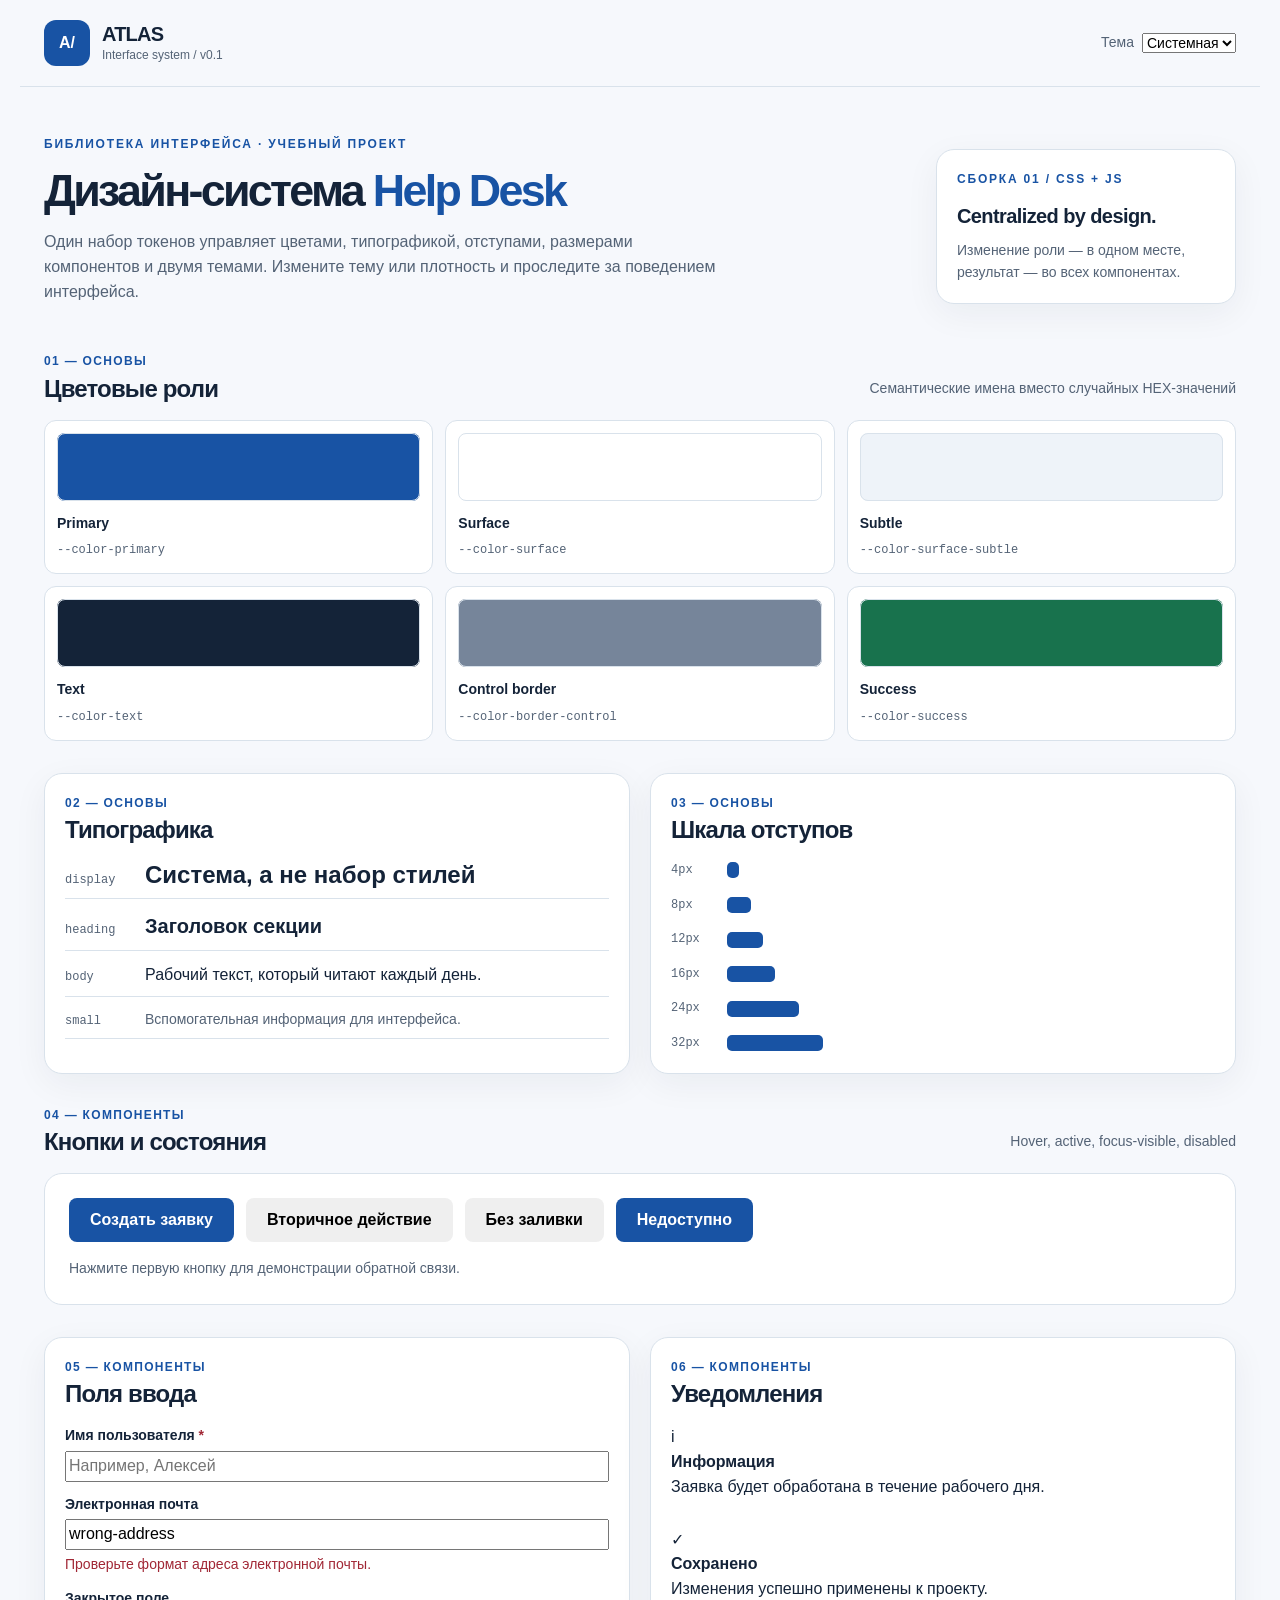
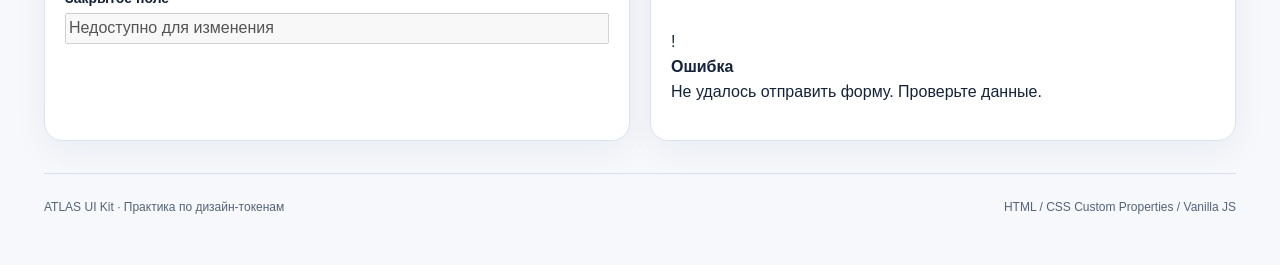
<file: index.html>
<!doctype html>
<html lang="ru">
<head>
  <meta charset="utf-8">
  <meta name="viewport" content="width=device-width, initial-scale=1">
  <meta name="color-scheme" content="light dark">
  <title>ATLAS UI Kit — дизайн-система Help Desk</title>
  <link rel="stylesheet" href="css/tokens.css">
  <link rel="stylesheet" href="css/components.css">
  <script src="js/theme.js" defer></script>
</head>
<body>
  <div class="app-shell">
    <header class="topbar">
      <a class="brand" href="#main" aria-label="ATLAS UI Kit — к содержимому">
        <span class="brand__mark" aria-hidden="true">A/</span>
        <span><strong>ATLAS</strong><small>Interface system / v0.1</small></span>
      </a>
      <div class="toolbar" aria-label="Настройки отображения">
        <div class="toolbar__field">
          <label for="theme-select">Тема</label>
          <select id="theme-select" class="select select--toolbar">
            <option value="auto">Системная</option>
            <option value="light">Светлая</option>
            <option value="dark">Тёмная</option>
          </select>
        </div>
        <!-- САМОСТОЯТЕЛЬНАЯ РАБОТА: добавьте здесь переключатель плотности -->
      </div>
    </header>

    <main id="main" class="main">
      <section class="hero" aria-labelledby="page-title">
        <div>
          <p class="eyebrow">Библиотека интерфейса · Учебный проект</p>
          <h1 id="page-title">Дизайн-система <span>Help Desk</span></h1>
          <p class="hero__lead">Один набор токенов управляет цветами, типографикой, отступами, размерами компонентов и двумя темами. Измените тему или плотность и проследите за поведением интерфейса.</p>
        </div>
        <div class="hero__aside">
          <p class="eyebrow">Сборка 01 / CSS + JS</p>
          <strong>Centralized by design.</strong>
          <span>Изменение роли — в одном месте, результат — во всех компонентах.</span>
        </div>
      </section>

      <section class="section" aria-labelledby="colors-title">
        <div class="section__heading"><div><p class="section__number">01 — ОСНОВЫ</p><h2 id="colors-title">Цветовые роли</h2></div><p>Семантические имена вместо случайных HEX-значений</p></div>
        <div class="swatches">
          <div class="swatch"><span class="swatch__color swatch__color--primary"></span><strong>Primary</strong><code>--color-primary</code></div>
          <div class="swatch"><span class="swatch__color swatch__color--surface"></span><strong>Surface</strong><code>--color-surface</code></div>
          <div class="swatch"><span class="swatch__color swatch__color--subtle"></span><strong>Subtle</strong><code>--color-surface-subtle</code></div>
          <div class="swatch"><span class="swatch__color swatch__color--text"></span><strong>Text</strong><code>--color-text</code></div>
          <div class="swatch"><span class="swatch__color swatch__color--border"></span><strong>Control border</strong><code>--color-border-control</code></div>
          <div class="swatch"><span class="swatch__color swatch__color--success"></span><strong>Success</strong><code>--color-success</code></div>
        </div>
      </section>

      <div class="section-grid">
        <section class="section section--card" aria-labelledby="type-title">
          <div class="section__heading"><div><p class="section__number">02 — ОСНОВЫ</p><h2 id="type-title">Типографика</h2></div></div>
          <div class="type-samples">
            <div class="type-row"><code>display</code><p class="type-display">Система, а не набор стилей</p></div>
            <div class="type-row"><code>heading</code><p class="type-heading">Заголовок секции</p></div>
            <div class="type-row"><code>body</code><p class="type-body">Рабочий текст, который читают каждый день.</p></div>
            <div class="type-row"><code>small</code><p class="type-small">Вспомогательная информация для интерфейса.</p></div>
          </div>
        </section>
        <section class="section section--card" aria-labelledby="space-title">
          <div class="section__heading"><div><p class="section__number">03 — ОСНОВЫ</p><h2 id="space-title">Шкала отступов</h2></div></div>
          <div class="space-samples">
            <div class="space-row"><code>4px</code><span style="--bar-width:var(--space-1)"></span></div>
            <div class="space-row"><code>8px</code><span style="--bar-width:var(--space-2)"></span></div>
            <div class="space-row"><code>12px</code><span style="--bar-width:var(--space-3)"></span></div>
            <div class="space-row"><code>16px</code><span style="--bar-width:var(--space-4)"></span></div>
            <div class="space-row"><code>24px</code><span style="--bar-width:var(--space-6)"></span></div>
            <div class="space-row"><code>32px</code><span style="--bar-width:var(--space-8)"></span></div>
          </div>
        </section>
      </div>

      <section class="section" aria-labelledby="buttons-title">
        <div class="section__heading"><div><p class="section__number">04 — КОМПОНЕНТЫ</p><h2 id="buttons-title">Кнопки и состояния</h2></div><p>Hover, active, focus-visible, disabled</p></div>
        <div class="demo-panel">
          <div class="button-list">
            <button class="button button--primary" id="demo-action" type="button">Создать заявку</button>
            <button class="button button--secondary" type="button">Вторичное действие</button>
            <button class="button button--ghost" type="button">Без заливки</button>
            <button class="button button--primary" type="button" disabled>Недоступно</button>
          </div>
          <p class="hint" id="demo-feedback" role="status" aria-live="polite">Нажмите первую кнопку для демонстрации обратной связи.</p>
        </div>
      </section>

      <div class="section-grid">
        <section class="section section--card" aria-labelledby="fields-title">
          <div class="section__heading"><div><p class="section__number">05 — КОМПОНЕНТЫ</p><h2 id="fields-title">Поля ввода</h2></div></div>
          <form class="form-stack" action="#" onsubmit="return false">
            <div class="field"><label for="name">Имя пользователя <span aria-hidden="true">*</span></label><input class="input" id="name" name="name" autocomplete="name" placeholder="Например, Алексей" required></div>
            <div class="field"><label for="email">Электронная почта</label><input class="input" id="email" name="email" type="email" value="wrong-address" aria-invalid="true" aria-describedby="email-error"><span class="field__error" id="email-error">Проверьте формат адреса электронной почты.</span></div>
            <div class="field"><label for="blocked">Закрытое поле</label><input class="input" id="blocked" value="Недоступно для изменения" disabled></div>
          </form>
        </section>
        <section class="section section--card" aria-labelledby="alerts-title">
          <div class="section__heading"><div><p class="section__number">06 — КОМПОНЕНТЫ</p><h2 id="alerts-title">Уведомления</h2></div></div>
          <div class="alert-stack">
            <div class="alert alert--info" role="status"><span class="alert__symbol" aria-hidden="true">i</span><div><strong>Информация</strong><p>Заявка будет обработана в течение рабочего дня.</p></div></div>
            <div class="alert alert--success" role="status"><span class="alert__symbol" aria-hidden="true">✓</span><div><strong>Сохранено</strong><p>Изменения успешно применены к проекту.</p></div></div>
            <div class="alert alert--error" role="alert"><span class="alert__symbol" aria-hidden="true">!</span><div><strong>Ошибка</strong><p>Не удалось отправить форму. Проверьте данные.</p></div></div>
            <!-- САМОСТОЯТЕЛЬНАЯ РАБОТА: добавьте предупреждение warning -->
          </div>
        </section>
      </div>
      <footer class="footer"><span>ATLAS UI Kit · Практика по дизайн-токенам</span><span>HTML / CSS Custom Properties / Vanilla JS</span></footer>
    </main>
  </div>
</body>
</html>
</file>
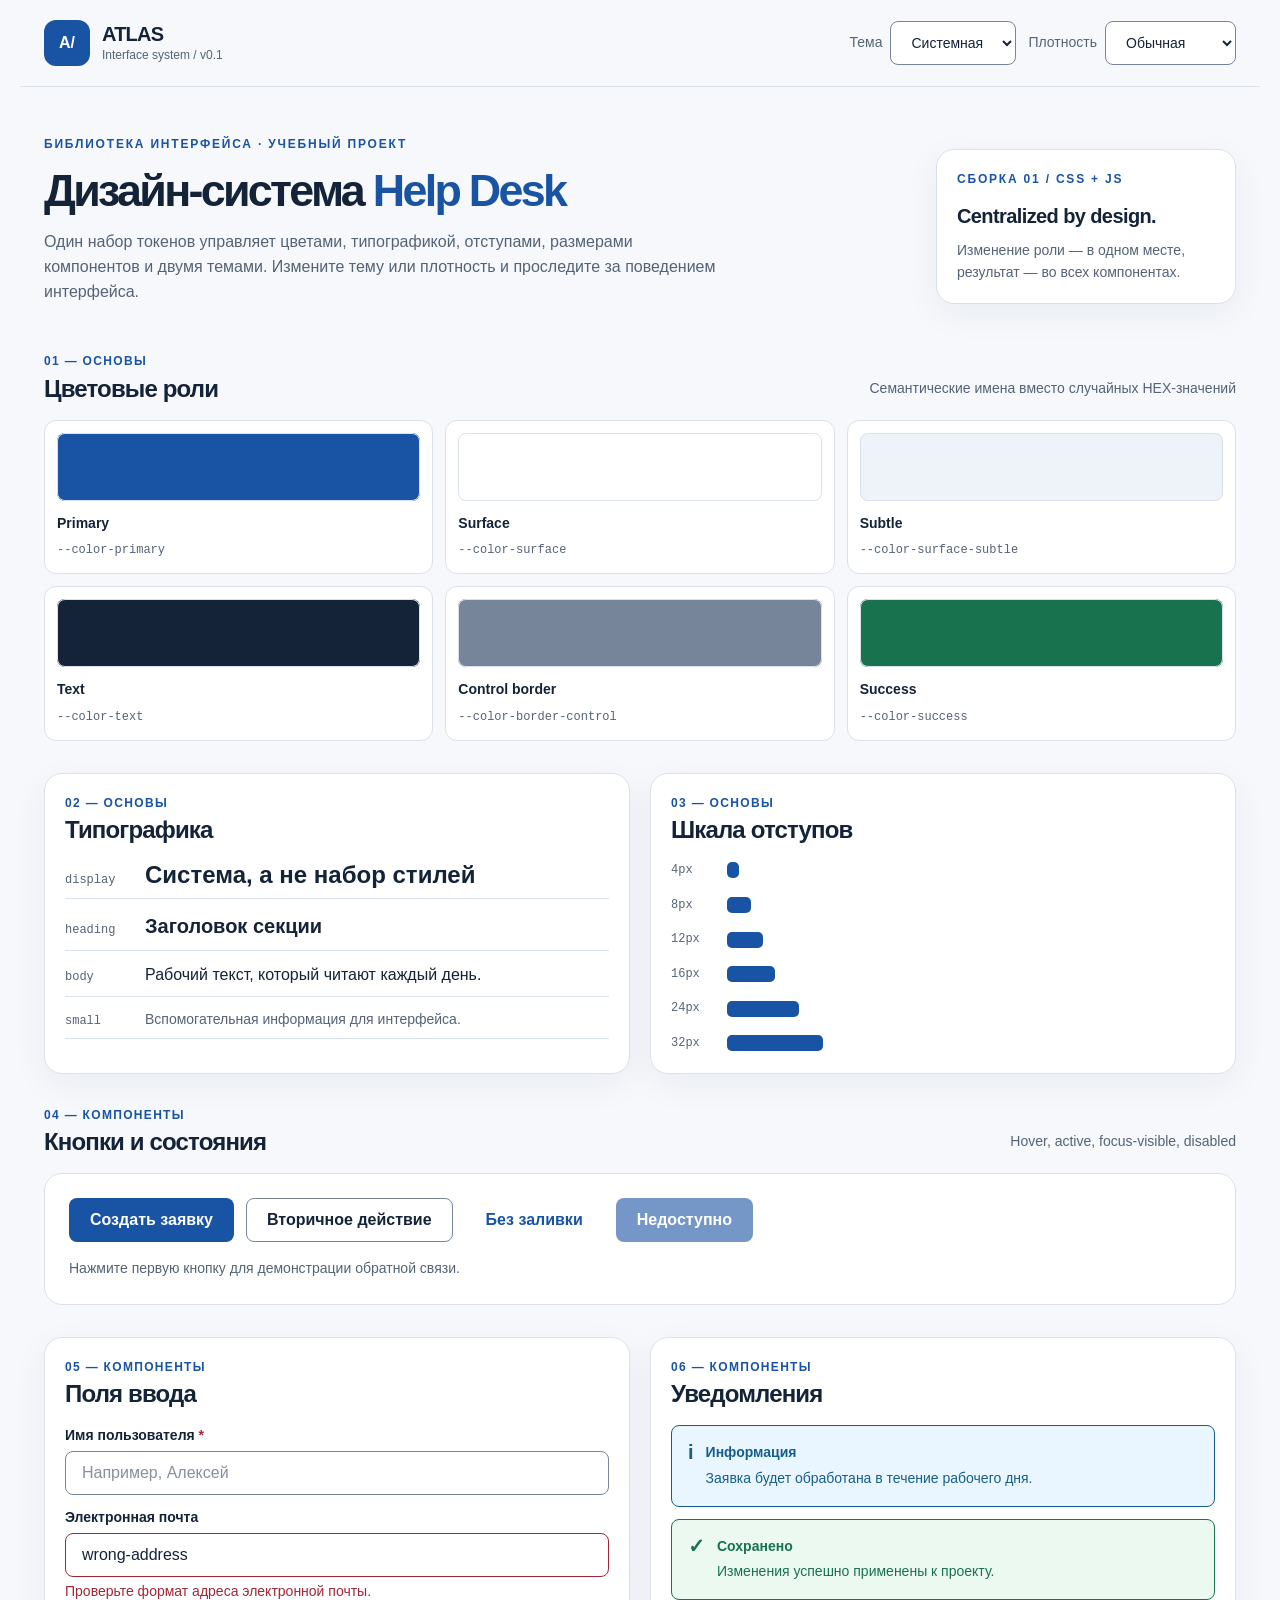
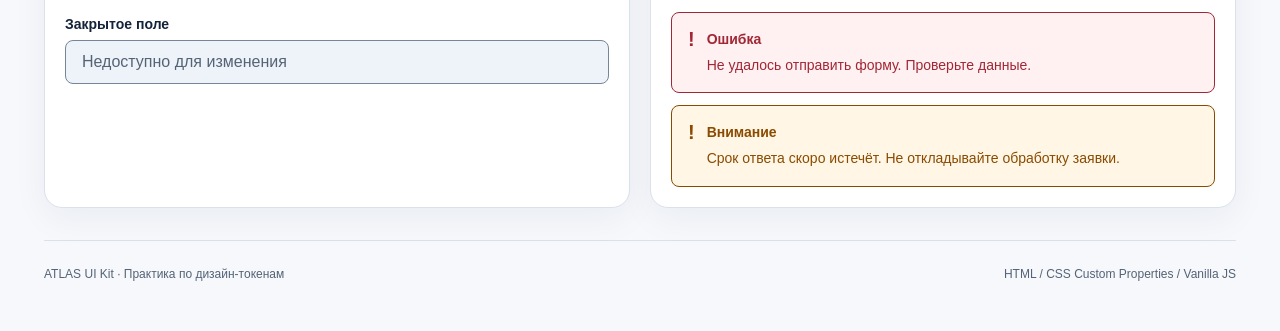
<file: ATLAS_UI_Kit_start/index.html>
<!doctype html>
<html lang="ru">
<head>
  <meta charset="utf-8">
  <meta name="viewport" content="width=device-width, initial-scale=1">
  <meta name="color-scheme" content="light dark">
  <title>ATLAS UI Kit — дизайн-система Help Desk</title>
  <link rel="stylesheet" href="css/tokens.css">
  <link rel="stylesheet" href="css/components.css">
  <script src="js/theme.js" defer></script>
</head>
<body>
  <div class="app-shell">
    <header class="topbar">
      <a class="brand" href="#main" aria-label="ATLAS UI Kit — к содержимому">
        <span class="brand__mark" aria-hidden="true">A/</span>
        <span><strong>ATLAS</strong><small>Interface system / v0.1</small></span>
      </a>
      <div class="toolbar" aria-label="Настройки отображения">
        <div class="toolbar__field">
          <label for="theme-select">Тема</label>
          <select id="theme-select" class="select select--toolbar">
            <option value="auto">Системная</option>
            <option value="light">Светлая</option>
            <option value="dark">Тёмная</option>
          </select>
        </div>
        <div class="toolbar__field">
  <label for="density-select">Плотность</label>
  <select id="density-select" class="select select--toolbar">
    <option value="normal">Обычная</option>
    <option value="compact">Компактная</option>
  </select>
</div>
      </div>
    </header>

    <main id="main" class="main">
      <section class="hero" aria-labelledby="page-title">
        <div>
          <p class="eyebrow">Библиотека интерфейса · Учебный проект</p>
          <h1 id="page-title">Дизайн-система <span>Help Desk</span></h1>
          <p class="hero__lead">Один набор токенов управляет цветами, типографикой, отступами, размерами компонентов и двумя темами. Измените тему или плотность и проследите за поведением интерфейса.</p>
        </div>
        <div class="hero__aside">
          <p class="eyebrow">Сборка 01 / CSS + JS</p>
          <strong>Centralized by design.</strong>
          <span>Изменение роли — в одном месте, результат — во всех компонентах.</span>
        </div>
      </section>

      <section class="section" aria-labelledby="colors-title">
        <div class="section__heading"><div><p class="section__number">01 — ОСНОВЫ</p><h2 id="colors-title">Цветовые роли</h2></div><p>Семантические имена вместо случайных HEX-значений</p></div>
        <div class="swatches">
          <div class="swatch"><span class="swatch__color swatch__color--primary"></span><strong>Primary</strong><code>--color-primary</code></div>
          <div class="swatch"><span class="swatch__color swatch__color--surface"></span><strong>Surface</strong><code>--color-surface</code></div>
          <div class="swatch"><span class="swatch__color swatch__color--subtle"></span><strong>Subtle</strong><code>--color-surface-subtle</code></div>
          <div class="swatch"><span class="swatch__color swatch__color--text"></span><strong>Text</strong><code>--color-text</code></div>
          <div class="swatch"><span class="swatch__color swatch__color--border"></span><strong>Control border</strong><code>--color-border-control</code></div>
          <div class="swatch"><span class="swatch__color swatch__color--success"></span><strong>Success</strong><code>--color-success</code></div>
        </div>
      </section>

      <div class="section-grid">
        <section class="section section--card" aria-labelledby="type-title">
          <div class="section__heading"><div><p class="section__number">02 — ОСНОВЫ</p><h2 id="type-title">Типографика</h2></div></div>
          <div class="type-samples">
            <div class="type-row"><code>display</code><p class="type-display">Система, а не набор стилей</p></div>
            <div class="type-row"><code>heading</code><p class="type-heading">Заголовок секции</p></div>
            <div class="type-row"><code>body</code><p class="type-body">Рабочий текст, который читают каждый день.</p></div>
            <div class="type-row"><code>small</code><p class="type-small">Вспомогательная информация для интерфейса.</p></div>
          </div>
        </section>
        <section class="section section--card" aria-labelledby="space-title">
          <div class="section__heading"><div><p class="section__number">03 — ОСНОВЫ</p><h2 id="space-title">Шкала отступов</h2></div></div>
          <div class="space-samples">
            <div class="space-row"><code>4px</code><span style="--bar-width:var(--space-1)"></span></div>
            <div class="space-row"><code>8px</code><span style="--bar-width:var(--space-2)"></span></div>
            <div class="space-row"><code>12px</code><span style="--bar-width:var(--space-3)"></span></div>
            <div class="space-row"><code>16px</code><span style="--bar-width:var(--space-4)"></span></div>
            <div class="space-row"><code>24px</code><span style="--bar-width:var(--space-6)"></span></div>
            <div class="space-row"><code>32px</code><span style="--bar-width:var(--space-8)"></span></div>
          </div>
        </section>
      </div>

      <section class="section" aria-labelledby="buttons-title">
        <div class="section__heading"><div><p class="section__number">04 — КОМПОНЕНТЫ</p><h2 id="buttons-title">Кнопки и состояния</h2></div><p>Hover, active, focus-visible, disabled</p></div>
        <div class="demo-panel">
          <div class="button-list">
            <button class="button button--primary" id="demo-action" type="button">Создать заявку</button>
            <button class="button button--secondary" type="button">Вторичное действие</button>
            <button class="button button--ghost" type="button">Без заливки</button>
            <button class="button button--primary" type="button" disabled>Недоступно</button>
          </div>
          <p class="hint" id="demo-feedback" role="status" aria-live="polite">Нажмите первую кнопку для демонстрации обратной связи.</p>
        </div>
      </section>

      <div class="section-grid">
        <section class="section section--card" aria-labelledby="fields-title">
          <div class="section__heading"><div><p class="section__number">05 — КОМПОНЕНТЫ</p><h2 id="fields-title">Поля ввода</h2></div></div>
          <form class="form-stack" action="#" onsubmit="return false">
            <div class="field"><label for="name">Имя пользователя <span aria-hidden="true">*</span></label><input class="input" id="name" name="name" autocomplete="name" placeholder="Например, Алексей" required></div>
            <div class="field"><label for="email">Электронная почта</label><input class="input" id="email" name="email" type="email" value="wrong-address" aria-invalid="true" aria-describedby="email-error"><span class="field__error" id="email-error">Проверьте формат адреса электронной почты.</span></div>
            <div class="field"><label for="blocked">Закрытое поле</label><input class="input" id="blocked" value="Недоступно для изменения" disabled></div>
          </form>
        </section>
        <section class="section section--card" aria-labelledby="alerts-title">
          <div class="section__heading"><div><p class="section__number">06 — КОМПОНЕНТЫ</p><h2 id="alerts-title">Уведомления</h2></div></div>
          <div class="alert-stack">
            <div class="alert alert--info" role="status"><span class="alert__symbol" aria-hidden="true">i</span><div><strong>Информация</strong><p>Заявка будет обработана в течение рабочего дня.</p></div></div>
            <div class="alert alert--success" role="status"><span class="alert__symbol" aria-hidden="true">✓</span><div><strong>Сохранено</strong><p>Изменения успешно применены к проекту.</p></div></div>
            <div class="alert alert--error" role="alert"><span class="alert__symbol" aria-hidden="true">!</span><div><strong>Ошибка</strong><p>Не удалось отправить форму. Проверьте данные.</p></div></div>
            <div class="alert alert--warning" role="alert">
  <span class="alert__symbol" aria-hidden="true">!</span>
  <div>
    <strong>Внимание</strong>
    <p>Срок ответа скоро истечёт. Не откладывайте обработку заявки.</p>
  </div>
</div>
          </div>
        </section>
      </div>
      <footer class="footer"><span>ATLAS UI Kit · Практика по дизайн-токенам</span><span>HTML / CSS Custom Properties / Vanilla JS</span></footer>
    </main>
  </div>
</body>
</html>
</file>
<file: css/tokens.css>
/* ATLAS UI Kit — 3 уровня: primitive → semantic → component. */
:root {
  /* 1. Примитивы: значения без привязки к интерфейсной роли. */
  --base-blue-700: #1853a4;
  --base-blue-800: #113c79;
  --base-blue-900: #0e3264;
  --base-slate-950: #142338;
  --base-slate-600: #546376;
  --base-white: #fff;

  --space-1: 0.25rem;
  --space-2: 0.5rem;
  --space-3: 0.75rem;
  --space-4: 1rem;
  --space-5: 1.25rem;
  --space-6: 1.5rem;
  --space-8: 2rem;
  --space-12: 3rem;

  --font-family-body: "Segoe UI", "Noto Sans", Arial, sans-serif;
  --font-size-xs: 0.75rem;
  --font-size-sm: 0.875rem;
  --font-size-base: 1rem;
  --font-size-lg: 1.25rem;
  --font-size-xl: 1.5rem;
  --font-size-display: clamp(2.15rem, 3.5vw, 3.5rem);
  --line-height-tight: 1.2;
  --line-height-body: 1.55;
  --font-weight-normal: 400;
  --font-weight-medium: 600;
  --font-weight-bold: 750;

  --radius-sm: 0.5rem;
  --radius-md: 0.75rem;
  --radius-lg: 1.125rem;
  --shadow-surface: 0 10px 35px rgba(11, 32, 57, 0.055);

  /* 2. Семантические токены — светлая тема. */
  --color-page: #f6f8fc;
  --color-surface: var(--base-white);
  --color-surface-subtle: #eef3f9;
  --color-text: var(--base-slate-950);
  --color-text-muted: var(--base-slate-600);
  --color-border: #d9e2eb;
  --color-border-control: #76859a;
  --color-primary: var(--base-blue-700);
  --color-link: var(--base-blue-700);
  --color-primary-hover: var(--base-blue-800);
  --color-primary-active: var(--base-blue-900);
  --color-on-primary: var(--base-white);
  --color-focus-ring: #174a94;
  --color-info: #155e8a;
  --color-info-bg: #eaf6ff;
  --color-success: #18724d;
  --color-success-bg: #ecf9f1;
  --color-error: #a12735;
  --color-error-bg: #fff1f2;
  --color-warning: #8a4b00;
  --color-warning-bg: #fff6e5;
  color-scheme: light;

  /* 3. Токены компонентов — связывают семантику с элементами. */
  --button-bg-primary: var(--color-primary);
  --button-text-primary: var(--color-on-primary);
  --button-height: 2.75rem;
  --control-height: 2.75rem;
  --control-padding-inline: var(--space-4);
  --button-padding-inline: var(--space-5);
  --component-gap: var(--space-3);
  --alert-padding: var(--space-4);
}

/* ОСНОВНАЯ РАБОТА: добавьте обе ветви тёмной темы.
 * 1) @media (prefers-color-scheme: dark) { :root:not([data-theme]) { ... } }
 * 2) :root[data-theme="dark"] { ... }
 * Переопределяются только СЕМАНТИЧЕСКИЕ цветовые токены, не примитивы.
 * Не забудьте color-scheme: dark; и контраст --color-link.
 * Светлая тема - значения по умолчанию, поэтому для data-theme="light"
 * достаточно color-scheme: light (если он уже есть у :root).
 */

/* TODO: SYSTEM_DARK */

/* TODO: MANUAL_DARK */

/* САМОСТОЯТЕЛЬНАЯ РАБОТА:
 * :root[data-density="compact"] { --button-height: ...; ... }
 */
</file>
<file: css/components.css>
/* Базовые правила и каркас страницы уже подготовлены преподавателем. */
*, *::before, *::after { box-sizing: border-box; }
html { scroll-behavior: smooth; }
body { margin: 0; color: var(--color-text); background: var(--color-page); font: var(--font-weight-normal) var(--font-size-base)/var(--line-height-body) var(--font-family-body); }
button, input, select { font: inherit; }
button { cursor: pointer; }
a { color: inherit; }
:focus-visible { outline: 3px solid var(--color-focus-ring); outline-offset: 3px; }
.app-shell { min-height: 100vh; }
.topbar { max-width: 1240px; margin: 0 auto; padding: var(--space-5) var(--space-6); display: flex; flex-wrap: wrap; align-items: center; justify-content: space-between; gap: var(--space-4); border-bottom: 1px solid var(--color-border); }
.brand { display: inline-flex; gap: var(--space-3); align-items: center; text-decoration: none; }
.brand__mark { display: grid; place-items: center; width: 46px; height: 46px; font-weight: 800; color: var(--color-on-primary); background: var(--color-primary); border-radius: var(--radius-md); }
.brand strong { display: block; font-size: var(--font-size-lg); letter-spacing: -.04em; line-height: var(--line-height-tight); }
.brand small { display: block; color: var(--color-text-muted); font-size: var(--font-size-xs); }
.toolbar { display: flex; flex-wrap: wrap; gap: var(--space-3); }
.toolbar__field { display: flex; gap: var(--space-2); align-items: center; font-size: var(--font-size-sm); color: var(--color-text-muted); }
.main { max-width: 1240px; padding: var(--space-12) var(--space-6); margin: 0 auto; }
.hero { display: grid; grid-template-columns: minmax(0, 1fr) minmax(220px, 300px); gap: var(--space-8); align-items: end; padding-bottom: var(--space-12); }
.eyebrow { margin: 0 0 var(--space-3); color: var(--color-link); font-size: var(--font-size-xs); font-weight: var(--font-weight-bold); text-transform: uppercase; letter-spacing: .15em; }
h1, h2, p { margin-top: 0; }
h1 { margin-bottom: var(--space-4); font-size: var(--font-size-display); line-height: 1.08; font-weight: var(--font-weight-bold); letter-spacing: -.06em; }
h1 span { color: var(--color-link); }
.hero__lead { max-width: 680px; margin: 0; color: var(--color-text-muted); }
.hero__aside { padding: var(--space-5); border: 1px solid var(--color-border); background: var(--color-surface); border-radius: var(--radius-lg); box-shadow: var(--shadow-surface); }
.hero__aside strong, .hero__aside span { display: block; }
.hero__aside strong { margin-bottom: var(--space-2); font-size: var(--font-size-lg); letter-spacing: -.03em; }
.hero__aside span { color: var(--color-text-muted); font-size: var(--font-size-sm); }
.section { margin-bottom: var(--space-8); }
.section__heading { display: flex; justify-content: space-between; align-items: end; gap: var(--space-4); margin-bottom: var(--space-4); }
.section__heading p:last-child { margin: 0 0 var(--space-1); color: var(--color-text-muted); font-size: var(--font-size-sm); }
.section__number { margin-bottom: var(--space-1) !important; font-size: var(--font-size-xs) !important; color: var(--color-link) !important; font-weight: var(--font-weight-bold); letter-spacing: .11em; }
h2 { font-size: var(--font-size-xl); line-height: var(--line-height-tight); letter-spacing: -.035em; margin: 0; }
.swatches { display: grid; grid-template-columns: repeat(3, minmax(0, 1fr)); gap: var(--space-3); }
.swatch { padding: var(--space-3); background: var(--color-surface); border: 1px solid var(--color-border); border-radius: var(--radius-md); min-width: 0; }
.swatch__color { display: block; height: 68px; border-radius: var(--radius-sm); margin-bottom: var(--space-3); outline: 1px solid var(--color-border); outline-offset: -1px; }
.swatch__color--primary { background: var(--color-primary); }
.swatch__color--surface { background: var(--color-surface); }
.swatch__color--subtle { background: var(--color-surface-subtle); }
.swatch__color--text { background: var(--color-text); }
.swatch__color--border { background: var(--color-border-control); }
.swatch__color--success { background: var(--color-success); }
.swatch strong { display: block; margin-bottom: 2px; font-size: var(--font-size-sm); }
.swatch code { color: var(--color-text-muted); font-size: var(--font-size-xs); overflow-wrap: anywhere; }
.section-grid { display: grid; grid-template-columns: repeat(2, minmax(0, 1fr)); gap: var(--space-5); }
.section--card { padding: var(--space-5); background: var(--color-surface); border: 1px solid var(--color-border); border-radius: var(--radius-lg); box-shadow: var(--shadow-surface); }
.type-samples { display: grid; gap: var(--space-3); }
.type-row { display: grid; grid-template-columns: 72px minmax(0,1fr); align-items: baseline; gap: var(--space-2); padding-bottom: var(--space-2); border-bottom: 1px solid var(--color-border); }
.type-row code, .space-row code { font-size: var(--font-size-xs); color: var(--color-text-muted); }
.type-row p { margin: 0; }
.type-display { font-size: var(--font-size-xl); line-height: var(--line-height-tight); font-weight: var(--font-weight-bold); }
.type-heading { font-size: var(--font-size-lg); font-weight: var(--font-weight-medium); }
.type-body { font-size: var(--font-size-base); }
.type-small { font-size: var(--font-size-sm); color: var(--color-text-muted); }
.space-samples { display: grid; gap: var(--space-4); }
.space-row { display: flex; align-items: center; gap: var(--space-5); }
.space-row code { width: 36px; }
.space-row span { display: block; width: calc(var(--bar-width) * 3); height: 16px; border-radius: 5px; background: var(--color-primary); }
.demo-panel { background: var(--color-surface); border: 1px solid var(--color-border); border-radius: var(--radius-lg); padding: var(--space-6); }
.button-list { display: flex; flex-wrap: wrap; align-items: center; gap: var(--component-gap); }
.hint { margin: var(--space-4) 0 0; color: var(--color-text-muted); font-size: var(--font-size-sm); }
.form-stack, .alert-stack { display: grid; gap: var(--component-gap); }
.field { display: grid; gap: var(--space-1); }
.field label { font-weight: var(--font-weight-medium); font-size: var(--font-size-sm); }
.field label span { color: var(--color-error); }
.field__error { color: var(--color-error); font-size: var(--font-size-sm); }
.footer { display: flex; flex-wrap: wrap; gap: var(--space-2); justify-content: space-between; padding-top: var(--space-6); border-top: 1px solid var(--color-border); color: var(--color-text-muted); font-size: var(--font-size-xs); }

/* ОСНОВНАЯ РАБОТА: завершите стили ниже. */
/* A. Кнопки. Пример базового правила дан, добавить состояния и варианты. */
.button {
  display: inline-flex; align-items: center; justify-content: center;
  min-height: var(--button-height); padding: 0 var(--button-padding-inline);
  border: 1px solid transparent; border-radius: var(--radius-sm);
  font-weight: var(--font-weight-medium); text-align: center;
}
.button--primary { color: var(--button-text-primary); background: var(--button-bg-primary); }
/* TODO: primary:hover, primary:active, secondary, ghost, :disabled */

/* B. Поля и списки выбора. */
/* TODO: .input, .select, ::placeholder, :focus, [aria-invalid="true"], :disabled */

/* C. Уведомления. */
/* TODO: .alert, .alert__symbol, .alert--info, --success, --error */
/* Самостоятельная работа: .alert--warning */

@media (max-width: 780px) {
  .hero, .section-grid { grid-template-columns: minmax(0, 1fr); }
  .hero { gap: var(--space-4); }
  .swatches { grid-template-columns: repeat(2, minmax(0, 1fr)); }
  .topbar, .main { padding-left: var(--space-4); padding-right: var(--space-4); }
}
@media (max-width: 420px) {
  .swatches { grid-template-columns: minmax(0, 1fr); }
  .topbar, .main { padding-left: var(--space-3); padding-right: var(--space-3); }
  .section__heading { display: block; }
  .section__heading > p { margin-top: var(--space-2) !important; }
  .toolbar__field { flex-wrap: wrap; }
}
@media (prefers-reduced-motion: reduce) {
  *, *::before, *::after { scroll-behavior: auto !important; transition-duration: .01ms !important; animation-duration: .01ms !important; }
}
</file>
<file: ATLAS_UI_Kit_start/css/tokens.css>
/* ATLAS UI Kit — 3 уровня: primitive → semantic → component. */
:root {
  /* 1. Примитивы: значения без привязки к интерфейсной роли. */
  --base-blue-700: #1853a4;
  --base-blue-800: #113c79;
  --base-blue-900: #0e3264;
  --base-slate-950: #142338;
  --base-slate-600: #546376;
  --base-white: #fff;

  --space-1: 0.25rem;
  --space-2: 0.5rem;
  --space-3: 0.75rem;
  --space-4: 1rem;
  --space-5: 1.25rem;
  --space-6: 1.5rem;
  --space-8: 2rem;
  --space-12: 3rem;

  --font-family-body: "Segoe UI", "Noto Sans", Arial, sans-serif;
  --font-size-xs: 0.75rem;
  --font-size-sm: 0.875rem;
  --font-size-base: 1rem;
  --font-size-lg: 1.25rem;
  --font-size-xl: 1.5rem;
  --font-size-display: clamp(2.15rem, 3.5vw, 3.5rem);
  --line-height-tight: 1.2;
  --line-height-body: 1.55;
  --font-weight-normal: 400;
  --font-weight-medium: 600;
  --font-weight-bold: 750;

  --radius-sm: 0.5rem;
  --radius-md: 0.75rem;
  --radius-lg: 1.125rem;
  --shadow-surface: 0 10px 35px rgba(11, 32, 57, 0.055);

  /* 2. Семантические токены — светлая тема. */
  --color-page: #f6f8fc;
  --color-surface: var(--base-white);
  --color-surface-subtle: #eef3f9;
  --color-text: var(--base-slate-950);
  --color-text-muted: var(--base-slate-600);
  --color-border: #d9e2eb;
  --color-border-control: #76859a;
  --color-primary: var(--base-blue-700);
  --color-link: var(--base-blue-700);
  --color-primary-hover: var(--base-blue-800);
  --color-primary-active: var(--base-blue-900);
  --color-on-primary: var(--base-white);
  --color-focus-ring: #174a94;
  --color-info: #155e8a;
  --color-info-bg: #eaf6ff;
  --color-success: #18724d;
  --color-success-bg: #ecf9f1;
  --color-error: #a12735;
  --color-error-bg: #fff1f2;
  --color-warning: #8a4b00;
  --color-warning-bg: #fff6e5;
  color-scheme: light;

  /* 3. Токены компонентов — связывают семантику с элементами. */
  --button-bg-primary: var(--color-primary);
  --button-text-primary: var(--color-on-primary);
  --button-height: 2.75rem;
  --control-height: 2.75rem;
  --control-padding-inline: var(--space-4);
  --button-padding-inline: var(--space-5);
  --component-gap: var(--space-3);
  --alert-padding: var(--space-4);
}

/* ОСНОВНАЯ РАБОТА: добавьте обе ветви тёмной темы.
 * 1) @media (prefers-color-scheme: dark) { :root:not([data-theme]) { ... } }
 * 2) :root[data-theme="dark"] { ... }
 * Переопределяются только СЕМАНТИЧЕСКИЕ цветовые токены, не примитивы.
 * Не забудьте color-scheme: dark; и контраст --color-link.
 * Светлая тема - значения по умолчанию, поэтому для data-theme="light"
 * достаточно color-scheme: light (если он уже есть у :root).
 */

@media (prefers-color-scheme: dark) {
  :root:not([data-theme]) {
    --color-page: #101923;
    --color-surface: #192536;
    --color-surface-subtle: #223246;
    --color-text: #eef4fa;
    --color-text-muted: #a1b2c4;
    --color-border: #2d3f54;
    --color-border-control: #a1b2c4;
    --color-primary: #5b9cf5;
    --color-link: #8ab4f8;
    --color-primary-hover: #7aaef5;
    --color-primary-active: #4a8ce5;
    --color-on-primary: #142338;
    --color-focus-ring: #8ab4f8;
    --color-info: #8ab4f8;
    --color-info-bg: #1c2e45;
    --color-success: #6ee7b7;
    --color-success-bg: #1b3a2d;
    --color-error: #fca5a5;
    --color-error-bg: #4a2225;
    --color-warning: #fcd34d;
    --color-warning-bg: #4a3b1c;
    color-scheme: dark;
  }
}

:root[data-theme="dark"] {
  --color-page: #101923;
  --color-surface: #192536;
  --color-surface-subtle: #223246;
  --color-text: #eef4fa;
  --color-text-muted: #a1b2c4;
  --color-border: #2d3f54;
  --color-border-control: #a1b2c4;
  --color-primary: #5b9cf5;
  --color-link: #8ab4f8;
  --color-primary-hover: #7aaef5;
  --color-primary-active: #4a8ce5;
  --color-on-primary: #142338;
  --color-focus-ring: #8ab4f8;
  --color-info: #8ab4f8;
  --color-info-bg: #1c2e45;
  --color-success: #6ee7b7;
  --color-success-bg: #1b3a2d;
  --color-error: #fca5a5;
  --color-error-bg: #4a2225;
  --color-warning: #fcd34d;
  --color-warning-bg: #4a3b1c;
  color-scheme: dark;
}

:root[data-density="compact"] {
  --button-height: 2.25rem;
  --control-height: 2.25rem;
  --button-padding-inline: var(--space-3);
  --control-padding-inline: var(--space-3);
  --component-gap: var(--space-2);
  --alert-padding: var(--space-3);
}
</file>
<file: ATLAS_UI_Kit_start/css/components.css>
/* Базовые правила и каркас страницы уже подготовлены преподавателем. */
*, *::before, *::after { box-sizing: border-box; }
html { scroll-behavior: smooth; }
body { margin: 0; color: var(--color-text); background: var(--color-page); font: var(--font-weight-normal) var(--font-size-base)/var(--line-height-body) var(--font-family-body); }
button, input, select { font: inherit; }
button { cursor: pointer; }
a { color: inherit; }
:focus-visible { outline: 3px solid var(--color-focus-ring); outline-offset: 3px; }
.app-shell { min-height: 100vh; }
.topbar { max-width: 1240px; margin: 0 auto; padding: var(--space-5) var(--space-6); display: flex; flex-wrap: wrap; align-items: center; justify-content: space-between; gap: var(--space-4); border-bottom: 1px solid var(--color-border); }
.brand { display: inline-flex; gap: var(--space-3); align-items: center; text-decoration: none; }
.brand__mark { display: grid; place-items: center; width: 46px; height: 46px; font-weight: 800; color: var(--color-on-primary); background: var(--color-primary); border-radius: var(--radius-md); }
.brand strong { display: block; font-size: var(--font-size-lg); letter-spacing: -.04em; line-height: var(--line-height-tight); }
.brand small { display: block; color: var(--color-text-muted); font-size: var(--font-size-xs); }
.toolbar { display: flex; flex-wrap: wrap; gap: var(--space-3); }
.toolbar__field { display: flex; gap: var(--space-2); align-items: center; font-size: var(--font-size-sm); color: var(--color-text-muted); }
.main { max-width: 1240px; padding: var(--space-12) var(--space-6); margin: 0 auto; }
.hero { display: grid; grid-template-columns: minmax(0, 1fr) minmax(220px, 300px); gap: var(--space-8); align-items: end; padding-bottom: var(--space-12); }
.eyebrow { margin: 0 0 var(--space-3); color: var(--color-link); font-size: var(--font-size-xs); font-weight: var(--font-weight-bold); text-transform: uppercase; letter-spacing: .15em; }
h1, h2, p { margin-top: 0; }
h1 { margin-bottom: var(--space-4); font-size: var(--font-size-display); line-height: 1.08; font-weight: var(--font-weight-bold); letter-spacing: -.06em; }
h1 span { color: var(--color-link); }
.hero__lead { max-width: 680px; margin: 0; color: var(--color-text-muted); }
.hero__aside { padding: var(--space-5); border: 1px solid var(--color-border); background: var(--color-surface); border-radius: var(--radius-lg); box-shadow: var(--shadow-surface); }
.hero__aside strong, .hero__aside span { display: block; }
.hero__aside strong { margin-bottom: var(--space-2); font-size: var(--font-size-lg); letter-spacing: -.03em; }
.hero__aside span { color: var(--color-text-muted); font-size: var(--font-size-sm); }
.section { margin-bottom: var(--space-8); }
.section__heading { display: flex; justify-content: space-between; align-items: end; gap: var(--space-4); margin-bottom: var(--space-4); }
.section__heading p:last-child { margin: 0 0 var(--space-1); color: var(--color-text-muted); font-size: var(--font-size-sm); }
.section__number { margin-bottom: var(--space-1) !important; font-size: var(--font-size-xs) !important; color: var(--color-link) !important; font-weight: var(--font-weight-bold); letter-spacing: .11em; }
h2 { font-size: var(--font-size-xl); line-height: var(--line-height-tight); letter-spacing: -.035em; margin: 0; }
.swatches { display: grid; grid-template-columns: repeat(3, minmax(0, 1fr)); gap: var(--space-3); }
.swatch { padding: var(--space-3); background: var(--color-surface); border: 1px solid var(--color-border); border-radius: var(--radius-md); min-width: 0; }
.swatch__color { display: block; height: 68px; border-radius: var(--radius-sm); margin-bottom: var(--space-3); outline: 1px solid var(--color-border); outline-offset: -1px; }
.swatch__color--primary { background: var(--color-primary); }
.swatch__color--surface { background: var(--color-surface); }
.swatch__color--subtle { background: var(--color-surface-subtle); }
.swatch__color--text { background: var(--color-text); }
.swatch__color--border { background: var(--color-border-control); }
.swatch__color--success { background: var(--color-success); }
.swatch strong { display: block; margin-bottom: 2px; font-size: var(--font-size-sm); }
.swatch code { color: var(--color-text-muted); font-size: var(--font-size-xs); overflow-wrap: anywhere; }
.section-grid { display: grid; grid-template-columns: repeat(2, minmax(0, 1fr)); gap: var(--space-5); }
.section--card { padding: var(--space-5); background: var(--color-surface); border: 1px solid var(--color-border); border-radius: var(--radius-lg); box-shadow: var(--shadow-surface); }
.type-samples { display: grid; gap: var(--space-3); }
.type-row { display: grid; grid-template-columns: 72px minmax(0,1fr); align-items: baseline; gap: var(--space-2); padding-bottom: var(--space-2); border-bottom: 1px solid var(--color-border); }
.type-row code, .space-row code { font-size: var(--font-size-xs); color: var(--color-text-muted); }
.type-row p { margin: 0; }
.type-display { font-size: var(--font-size-xl); line-height: var(--line-height-tight); font-weight: var(--font-weight-bold); }
.type-heading { font-size: var(--font-size-lg); font-weight: var(--font-weight-medium); }
.type-body { font-size: var(--font-size-base); }
.type-small { font-size: var(--font-size-sm); color: var(--color-text-muted); }
.space-samples { display: grid; gap: var(--space-4); }
.space-row { display: flex; align-items: center; gap: var(--space-5); }
.space-row code { width: 36px; }
.space-row span { display: block; width: calc(var(--bar-width) * 3); height: 16px; border-radius: 5px; background: var(--color-primary); }
.demo-panel { background: var(--color-surface); border: 1px solid var(--color-border); border-radius: var(--radius-lg); padding: var(--space-6); }
.button-list { display: flex; flex-wrap: wrap; align-items: center; gap: var(--component-gap); }
.hint { margin: var(--space-4) 0 0; color: var(--color-text-muted); font-size: var(--font-size-sm); }
.form-stack, .alert-stack { display: grid; gap: var(--component-gap); }
.field { display: grid; gap: var(--space-1); }
.field label { font-weight: var(--font-weight-medium); font-size: var(--font-size-sm); }
.field label span { color: var(--color-error); }
.field__error { color: var(--color-error); font-size: var(--font-size-sm); }
.footer { display: flex; flex-wrap: wrap; gap: var(--space-2); justify-content: space-between; padding-top: var(--space-6); border-top: 1px solid var(--color-border); color: var(--color-text-muted); font-size: var(--font-size-xs); }

/* ОСНОВНАЯ РАБОТА: завершите стили ниже. */
/* A. Кнопки. Пример базового правила дан, добавить состояния и варианты. */
.button {
  display: inline-flex; align-items: center; justify-content: center;
  min-height: var(--button-height); padding: 0 var(--button-padding-inline);
  border: 1px solid transparent; border-radius: var(--radius-sm);
  font-weight: var(--font-weight-medium); text-align: center;
}
.button--primary { color: var(--button-text-primary); background: var(--button-bg-primary); }
.button--primary:hover:not(:disabled) { background: var(--color-primary-hover); border-color: var(--color-primary-hover); }
.button--primary:active:not(:disabled) { background: var(--color-primary-active); border-color: var(--color-primary-active); }
.button:disabled { opacity: 0.6; cursor: not-allowed; }

.button--secondary { color: var(--color-text); background: var(--color-surface); border-color: var(--color-border-control); }
.button--secondary:hover:not(:disabled) { background: var(--color-surface-subtle); }
.button--secondary:active:not(:disabled) { background: var(--color-border); }

.button--ghost { color: var(--color-link); background: transparent; border-color: transparent; }
.button--ghost:hover:not(:disabled) { background: var(--color-surface-subtle); color: var(--color-primary-hover); }
.button--ghost:active:not(:disabled) { background: var(--color-border); }

.input, .select { height: var(--control-height); padding: 0 var(--control-padding-inline); background: var(--color-surface); color: var(--color-text); border: 1px solid var(--color-border-control); border-radius: var(--radius-sm); width: 100%; transition: border-color .2s; }
.input::placeholder { color: var(--color-text-muted); opacity: 0.7; }
.input:focus, .select:focus { border-color: var(--color-primary); outline: none; box-shadow: 0 0 0 2px var(--color-focus-ring); }
.input:disabled, .select:disabled { background: var(--color-surface-subtle); color: var(--color-text-muted); cursor: not-allowed; }
.input[aria-invalid="true"] { border-color: var(--color-error); }

.alert { display: flex; gap: var(--space-3); padding: var(--alert-padding); border-radius: var(--radius-sm); border: 1px solid transparent; }
.alert__symbol { font-weight: 900; font-size: var(--font-size-lg); line-height: 1; }
.alert div { display: grid; gap: var(--space-1); }
.alert strong { font-size: var(--font-size-sm); }
.alert p { margin: 0; font-size: var(--font-size-sm); }

.alert--info { background: var(--color-info-bg); color: var(--color-info); border-color: var(--color-info); }
.alert--success { background: var(--color-success-bg); color: var(--color-success); border-color: var(--color-success); }
.alert--error { background: var(--color-error-bg); color: var(--color-error); border-color: var(--color-error); }
.alert--warning { background: var(--color-warning-bg); color: var(--color-warning); border-color: var(--color-warning); }

@media (max-width: 780px) {
  .hero, .section-grid { grid-template-columns: minmax(0, 1fr); }
  .hero { gap: var(--space-4); }
  .swatches { grid-template-columns: repeat(2, minmax(0, 1fr)); }
  .topbar, .main { padding-left: var(--space-4); padding-right: var(--space-4); }
}
@media (max-width: 420px) {
  .swatches { grid-template-columns: minmax(0, 1fr); }
  .topbar, .main { padding-left: var(--space-3); padding-right: var(--space-3); }
  .section__heading { display: block; }
  .section__heading > p { margin-top: var(--space-2) !important; }
  .toolbar__field { flex-wrap: wrap; }
}
@media (prefers-reduced-motion: reduce) {
  *, *::before, *::after { scroll-behavior: auto !important; transition-duration: .01ms !important; animation-duration: .01ms !important; }
}
</file>
